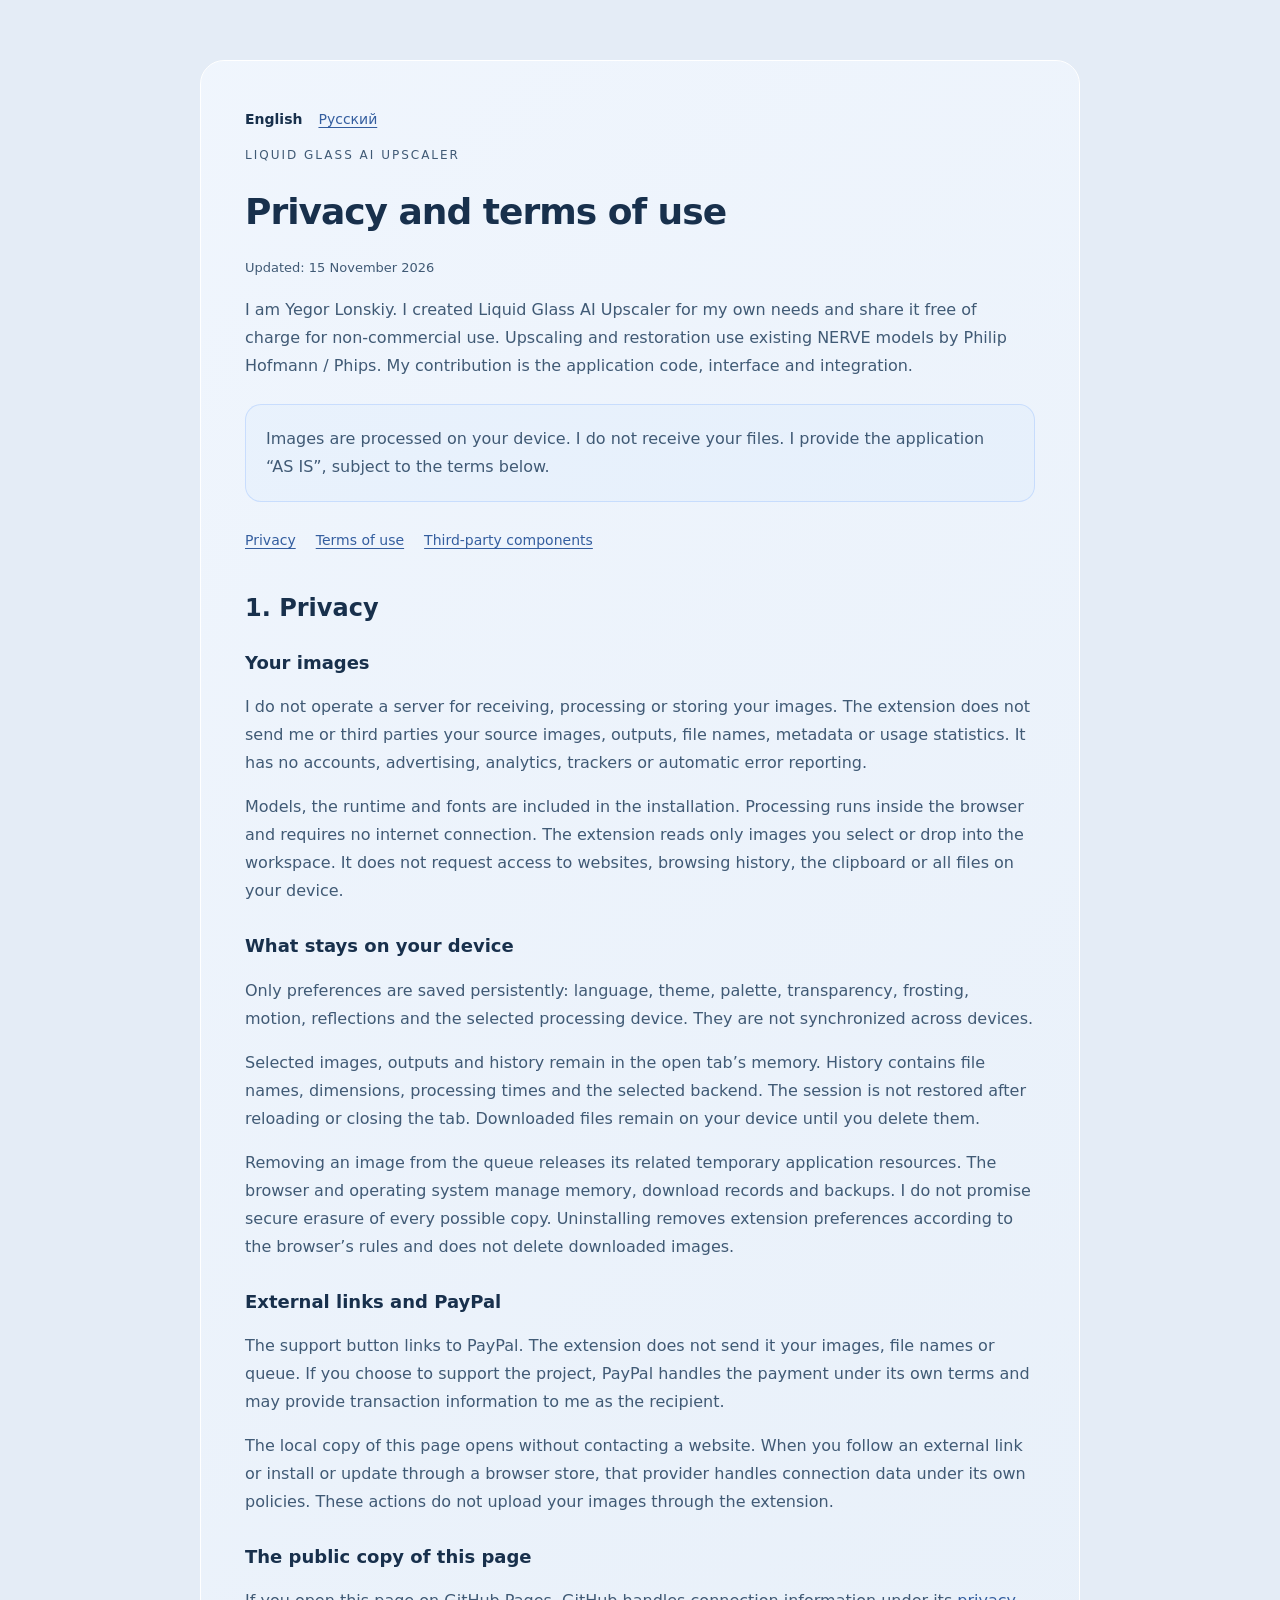
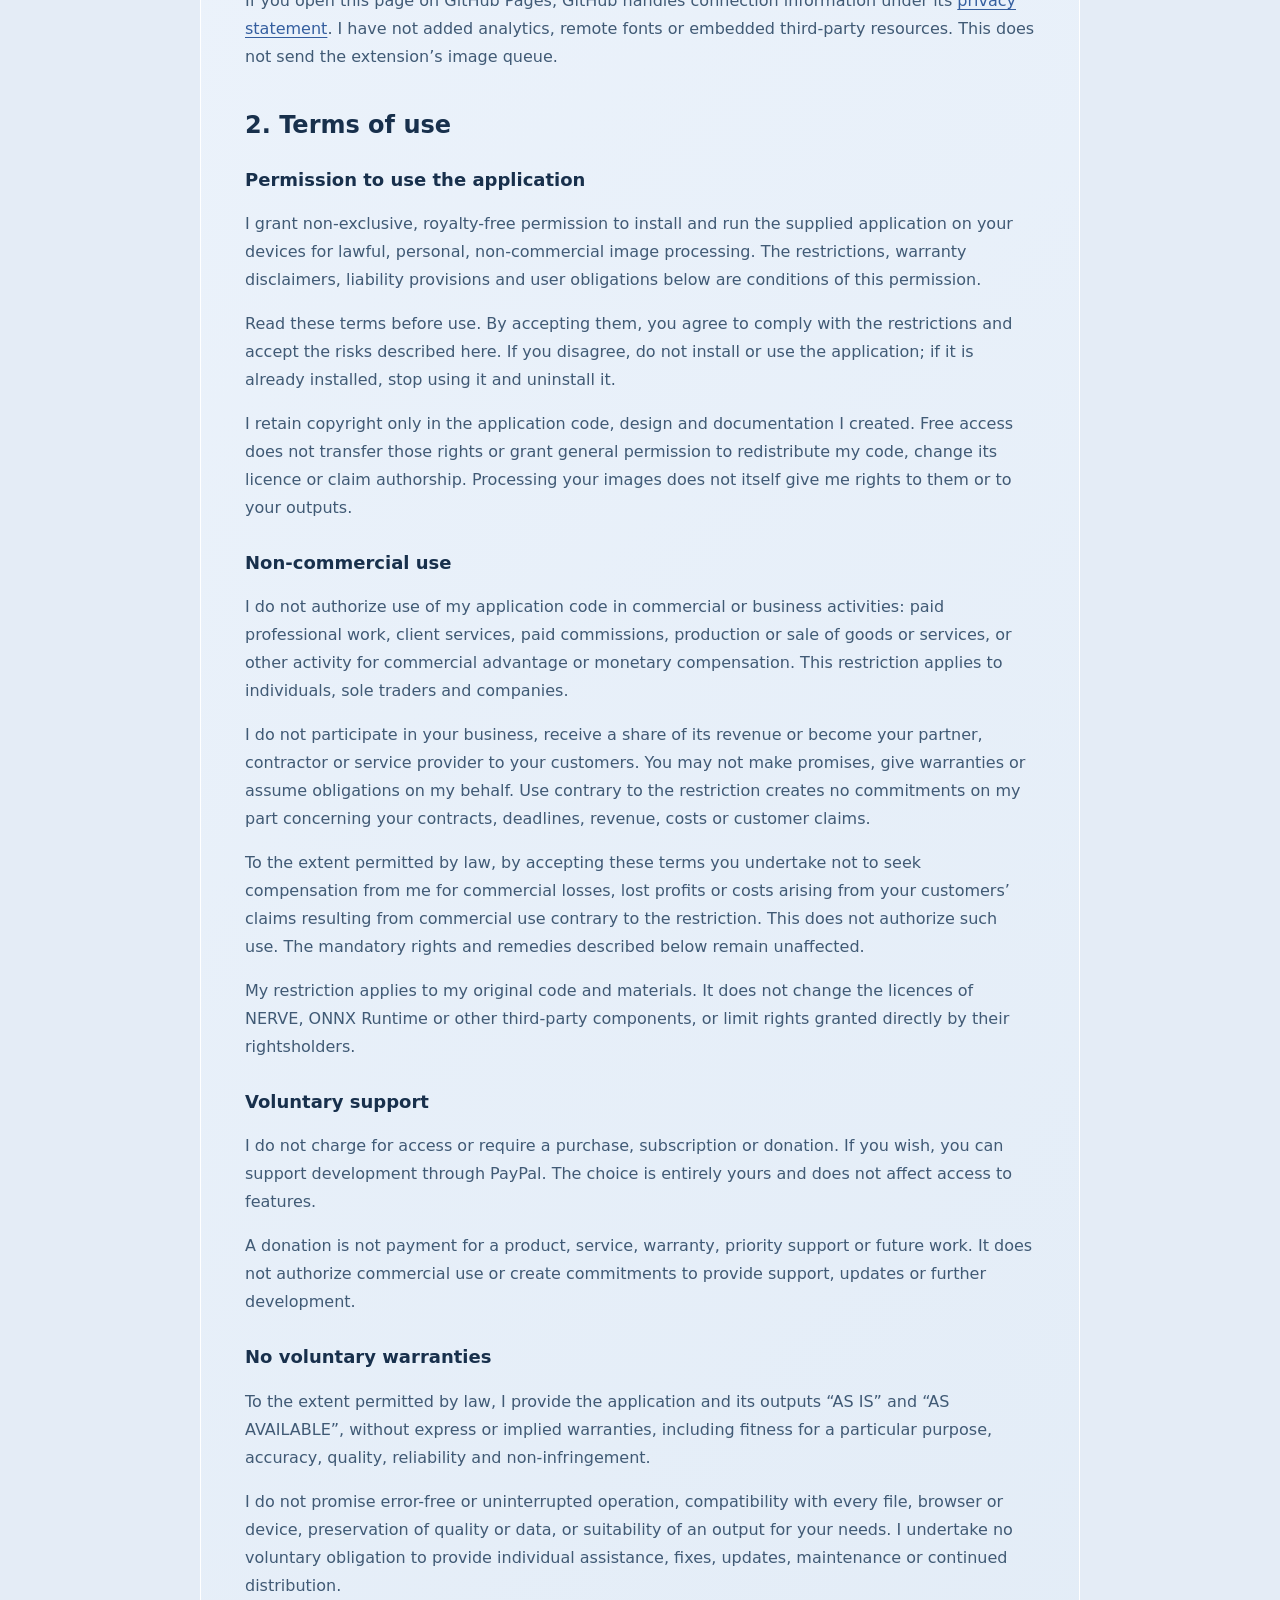
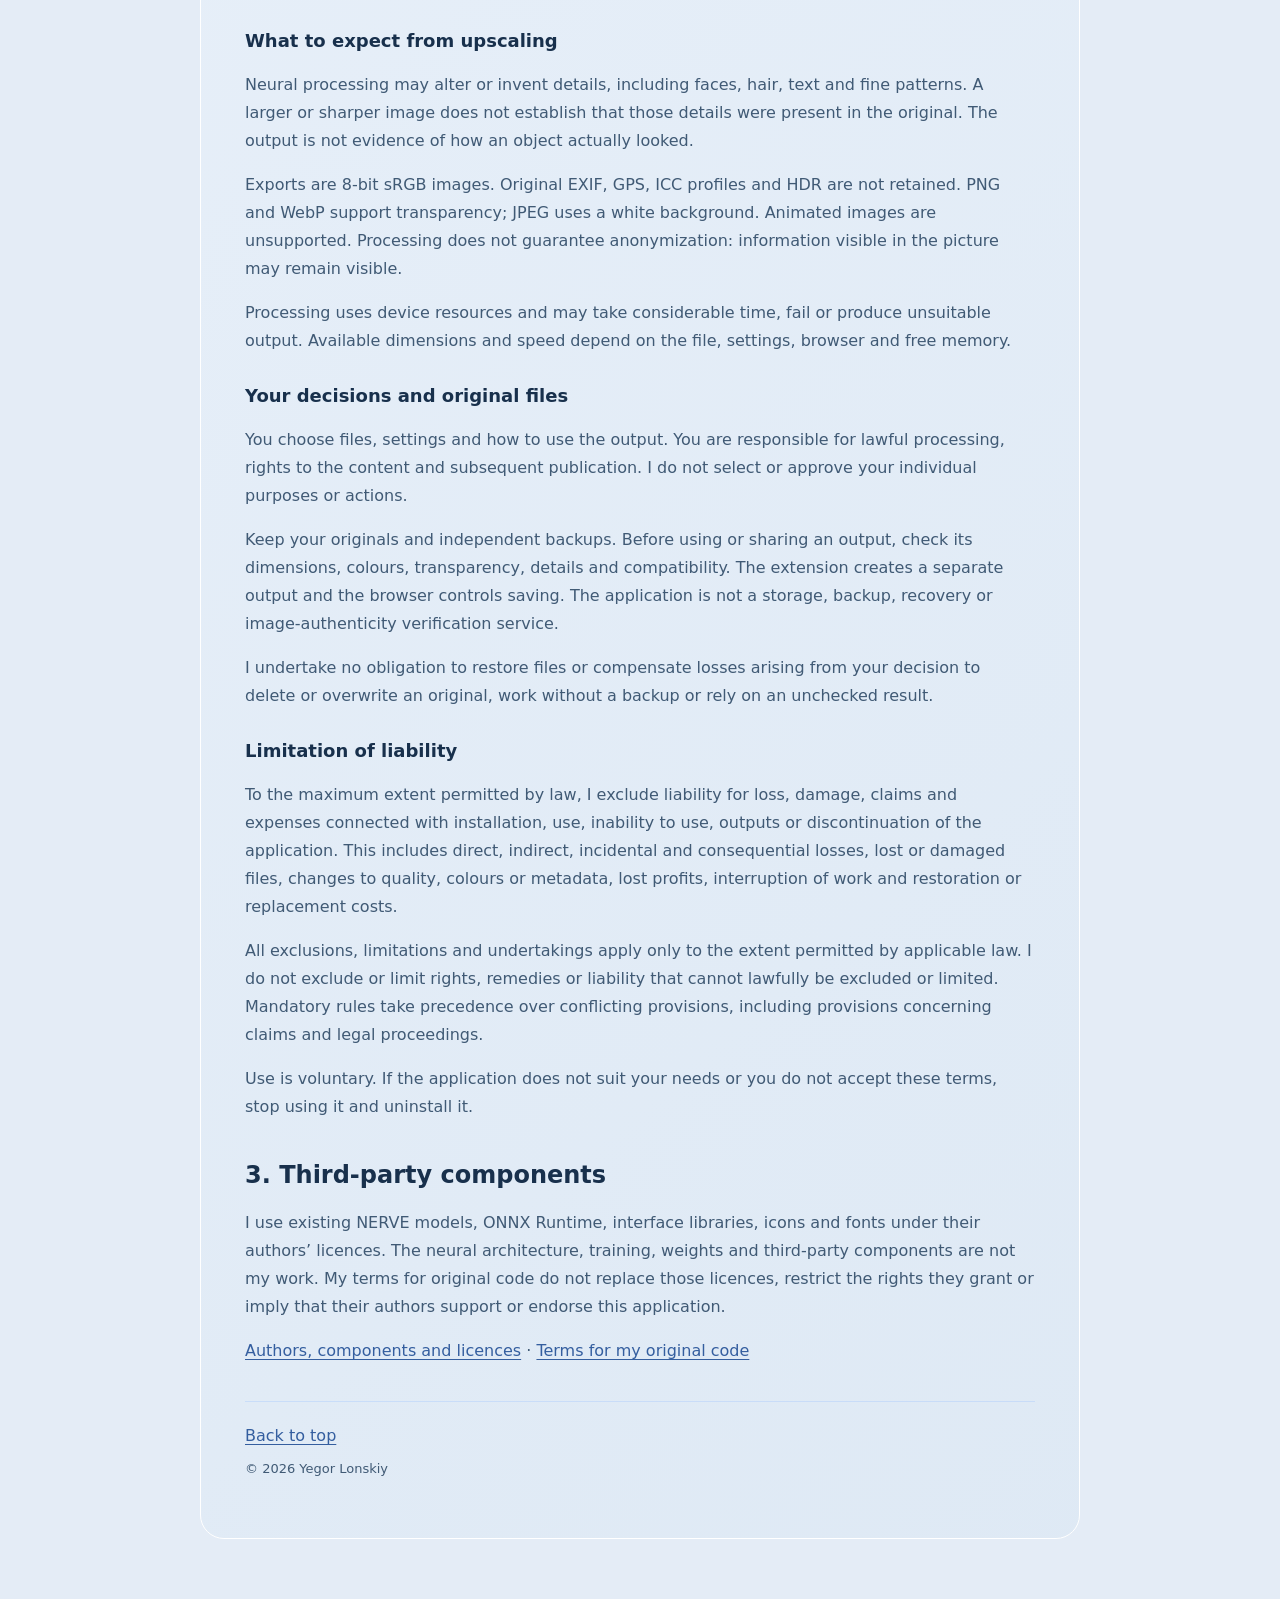
<file: index.html>
<!doctype html>
<!-- Автор собственного кода и текста страницы: Yegor Lonskiy. Сторонние компоненты сохраняют своё авторство. -->
<html lang="en"><head><meta charset="utf-8"><meta name="viewport" content="width=device-width,initial-scale=1"><meta name="author" content="Yegor Lonskiy"><meta name="referrer" content="no-referrer"><link rel="stylesheet" href="document.css"><title>Privacy and terms of use — Liquid Glass AI Upscaler</title></head>
<body id="top"><main><nav aria-label="Page language"><strong>English</strong><a href="privacy.html" lang="ru">Русский</a></nav><p class="eyebrow">LIQUID GLASS AI UPSCALER</p><h1>Privacy and terms of use</h1><p class="document-date">Updated: 15 November 2026</p><p>I am Yegor Lonskiy. I created Liquid Glass AI Upscaler for my own needs and share it free of charge for non-commercial use. Upscaling and restoration use existing NERVE models by Philip Hofmann / Phips. My contribution is the application code, interface and integration.</p><div class="document-summary"><p>Images are processed on your device. I do not receive your files. I provide the application “AS IS”, subject to the terms below.</p></div><nav class="document-toc" aria-label="Sections"><a href="#privacy">Privacy</a><a href="#terms">Terms of use</a><a href="#third-party">Third-party components</a></nav>
<section id="privacy"><h2>1. Privacy</h2><h3>Your images</h3>
<p>I do not operate a server for receiving, processing or storing your images. The extension does not send me or third parties your source images, outputs, file names, metadata or usage statistics. It has no accounts, advertising, analytics, trackers or automatic error reporting.</p>
<p>Models, the runtime and fonts are included in the installation. Processing runs inside the browser and requires no internet connection. The extension reads only images you select or drop into the workspace. It does not request access to websites, browsing history, the clipboard or all files on your device.</p>
<h3>What stays on your device</h3>
<p>Only preferences are saved persistently: language, theme, palette, transparency, frosting, motion, reflections and the selected processing device. They are not synchronized across devices.</p>
<p>Selected images, outputs and history remain in the open tab’s memory. History contains file names, dimensions, processing times and the selected backend. The session is not restored after reloading or closing the tab. Downloaded files remain on your device until you delete them.</p>
<p>Removing an image from the queue releases its related temporary application resources. The browser and operating system manage memory, download records and backups. I do not promise secure erasure of every possible copy. Uninstalling removes extension preferences according to the browser’s rules and does not delete downloaded images.</p>
<h3>External links and PayPal</h3>
<p>The support button links to PayPal. The extension does not send it your images, file names or queue. If you choose to support the project, PayPal handles the payment under its own terms and may provide transaction information to me as the recipient.</p>
<p>The local copy of this page opens without contacting a website. When you follow an external link or install or update through a browser store, that provider handles connection data under its own policies. These actions do not upload your images through the extension.</p><h3>The public copy of this page</h3><p>If you open this page on GitHub Pages, GitHub handles connection information under its <a href="https://docs.github.com/en/site-policy/privacy-policies/github-general-privacy-statement" rel="noreferrer">privacy statement</a>. I have not added analytics, remote fonts or embedded third-party resources. This does not send the extension’s image queue.</p></section>
<section id="terms"><h2>2. Terms of use</h2><h3>Permission to use the application</h3>
<p>I grant non-exclusive, royalty-free permission to install and run the supplied application on your devices for lawful, personal, non-commercial image processing. The restrictions, warranty disclaimers, liability provisions and user obligations below are conditions of this permission.</p>
<p>Read these terms before use. By accepting them, you agree to comply with the restrictions and accept the risks described here. If you disagree, do not install or use the application; if it is already installed, stop using it and uninstall it.</p>
<p>I retain copyright only in the application code, design and documentation I created. Free access does not transfer those rights or grant general permission to redistribute my code, change its licence or claim authorship. Processing your images does not itself give me rights to them or to your outputs.</p>
<h3>Non-commercial use</h3>
<p>I do not authorize use of my application code in commercial or business activities: paid professional work, client services, paid commissions, production or sale of goods or services, or other activity for commercial advantage or monetary compensation. This restriction applies to individuals, sole traders and companies.</p>
<p>I do not participate in your business, receive a share of its revenue or become your partner, contractor or service provider to your customers. You may not make promises, give warranties or assume obligations on my behalf. Use contrary to the restriction creates no commitments on my part concerning your contracts, deadlines, revenue, costs or customer claims.</p>
<p>To the extent permitted by law, by accepting these terms you undertake not to seek compensation from me for commercial losses, lost profits or costs arising from your customers’ claims resulting from commercial use contrary to the restriction. This does not authorize such use. The mandatory rights and remedies described below remain unaffected.</p>
<p>My restriction applies to my original code and materials. It does not change the licences of NERVE, ONNX Runtime or other third-party components, or limit rights granted directly by their rightsholders.</p>
<h3>Voluntary support</h3>
<p>I do not charge for access or require a purchase, subscription or donation. If you wish, you can support development through PayPal. The choice is entirely yours and does not affect access to features.</p>
<p>A donation is not payment for a product, service, warranty, priority support or future work. It does not authorize commercial use or create commitments to provide support, updates or further development.</p>
<h3>No voluntary warranties</h3>
<p>To the extent permitted by law, I provide the application and its outputs “AS IS” and “AS AVAILABLE”, without express or implied warranties, including fitness for a particular purpose, accuracy, quality, reliability and non-infringement.</p>
<p>I do not promise error-free or uninterrupted operation, compatibility with every file, browser or device, preservation of quality or data, or suitability of an output for your needs. I undertake no voluntary obligation to provide individual assistance, fixes, updates, maintenance or continued distribution.</p>
<h3>What to expect from upscaling</h3>
<p>Neural processing may alter or invent details, including faces, hair, text and fine patterns. A larger or sharper image does not establish that those details were present in the original. The output is not evidence of how an object actually looked.</p>
<p>Exports are 8-bit sRGB images. Original EXIF, GPS, ICC profiles and HDR are not retained. PNG and WebP support transparency; JPEG uses a white background. Animated images are unsupported. Processing does not guarantee anonymization: information visible in the picture may remain visible.</p>
<p>Processing uses device resources and may take considerable time, fail or produce unsuitable output. Available dimensions and speed depend on the file, settings, browser and free memory.</p>
<h3>Your decisions and original files</h3>
<p>You choose files, settings and how to use the output. You are responsible for lawful processing, rights to the content and subsequent publication. I do not select or approve your individual purposes or actions.</p>
<p>Keep your originals and independent backups. Before using or sharing an output, check its dimensions, colours, transparency, details and compatibility. The extension creates a separate output and the browser controls saving. The application is not a storage, backup, recovery or image-authenticity verification service.</p>
<p>I undertake no obligation to restore files or compensate losses arising from your decision to delete or overwrite an original, work without a backup or rely on an unchecked result.</p>
<h3>Limitation of liability</h3>
<p>To the maximum extent permitted by law, I exclude liability for loss, damage, claims and expenses connected with installation, use, inability to use, outputs or discontinuation of the application. This includes direct, indirect, incidental and consequential losses, lost or damaged files, changes to quality, colours or metadata, lost profits, interruption of work and restoration or replacement costs.</p>
<p>All exclusions, limitations and undertakings apply only to the extent permitted by applicable law. I do not exclude or limit rights, remedies or liability that cannot lawfully be excluded or limited. Mandatory rules take precedence over conflicting provisions, including provisions concerning claims and legal proceedings.</p>
<p>Use is voluntary. If the application does not suit your needs or you do not accept these terms, stop using it and uninstall it.</p></section>
<section id="third-party"><h2>3. Third-party components</h2><p>I use existing NERVE models, ONNX Runtime, interface libraries, icons and fonts under their authors’ licences. The neural architecture, training, weights and third-party components are not my work. My terms for original code do not replace those licences, restrict the rights they grant or imply that their authors support or endorse this application.</p><p><a href="components.en.html">Authors, components and licences</a> · <a href="application-LICENSE.txt">Terms for my original code</a></p></section><footer><a href="#top">Back to top</a><p>© 2026 Yegor Lonskiy</p></footer></main><script type="module" src="document-page.js"></script></body></html>
</file>
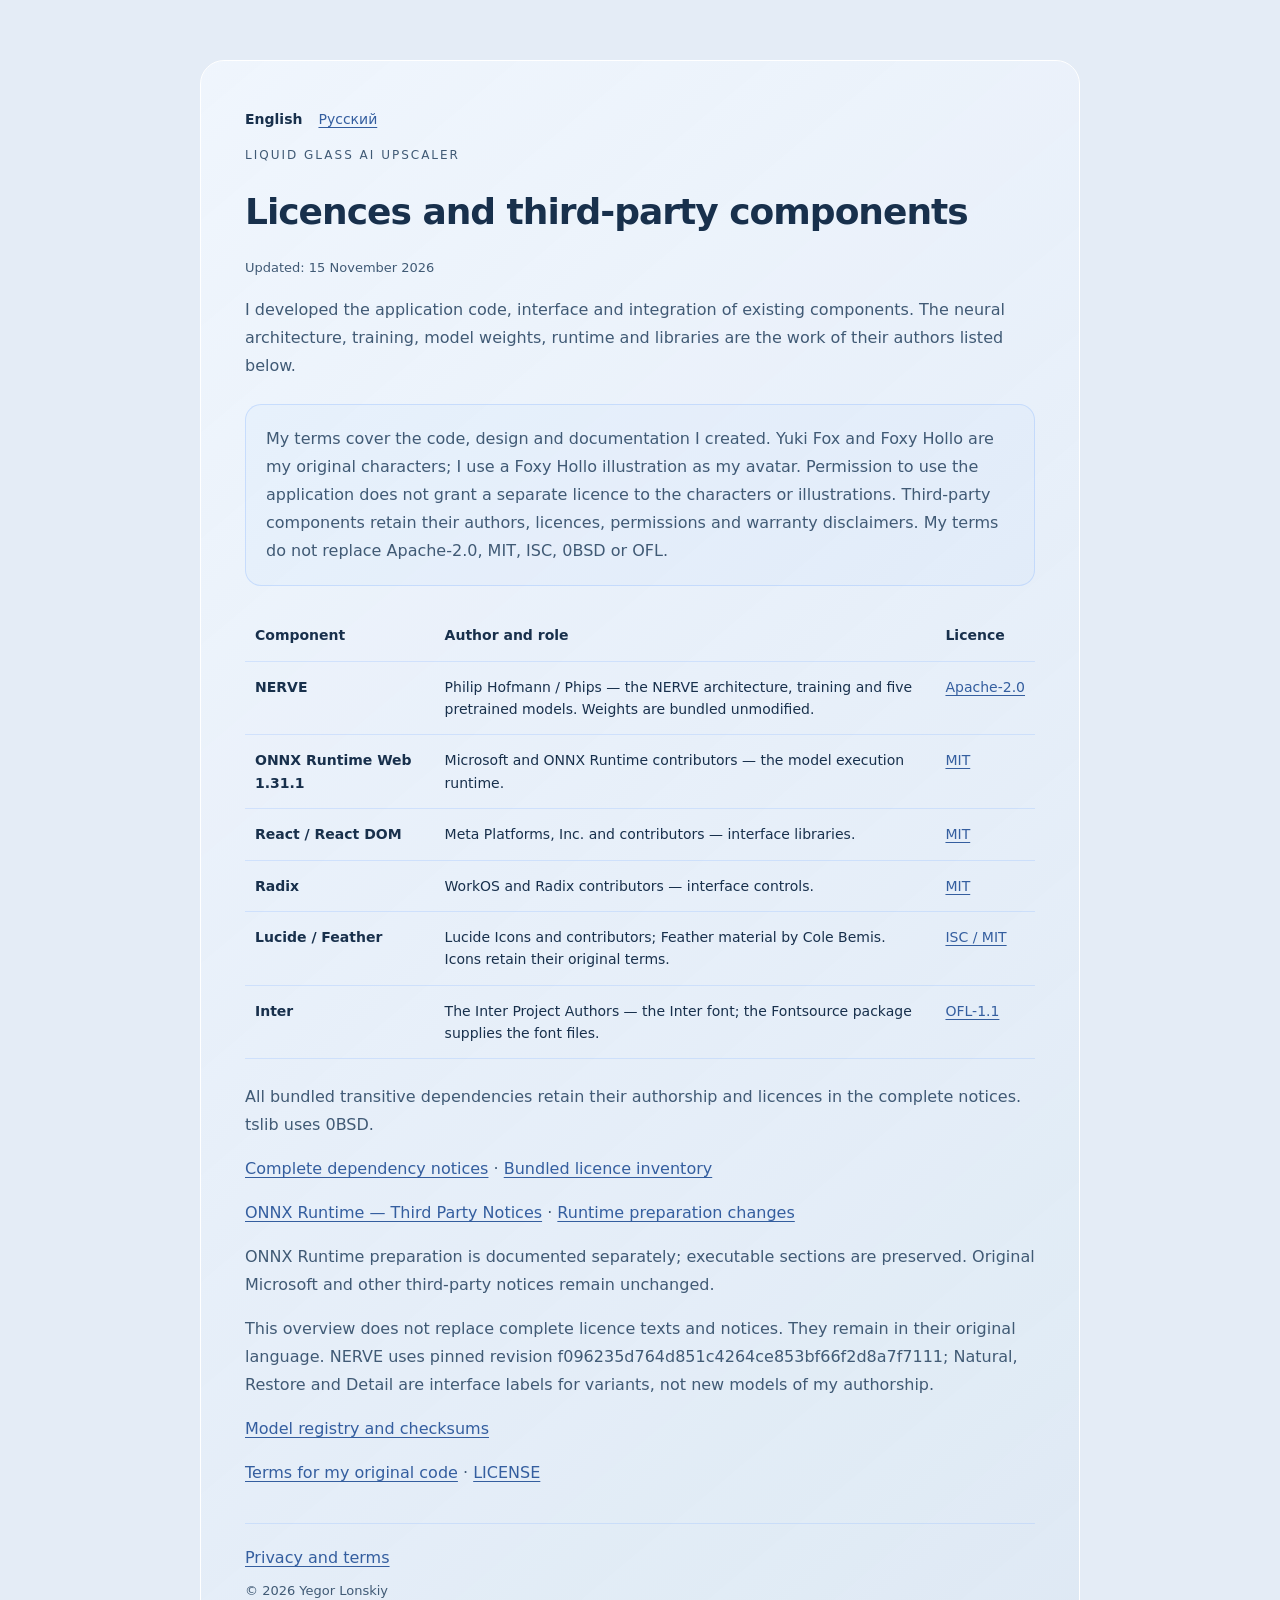
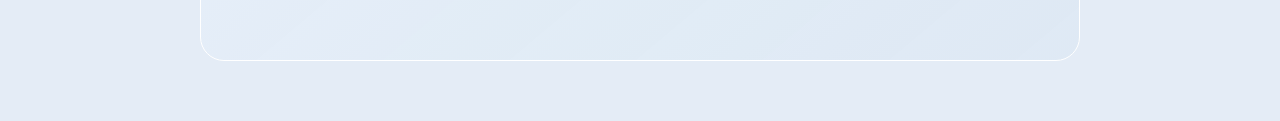
<file: components.en.html>
<!doctype html>
<!-- Автор собственного кода и текста страницы: Yegor Lonskiy. Сторонние компоненты сохраняют своё авторство. -->
<html lang="en"><head><meta charset="utf-8"><meta name="viewport" content="width=device-width,initial-scale=1"><meta name="author" content="Yegor Lonskiy"><meta name="referrer" content="no-referrer"><link rel="stylesheet" href="document.css"><title>Licences and third-party components — Liquid Glass AI Upscaler</title></head>
<body><main><nav aria-label="Page language"><strong>English</strong><a href="components.ru.html" lang="ru">Русский</a></nav><p class="eyebrow">LIQUID GLASS AI UPSCALER</p><h1>Licences and third-party components</h1><p class="document-date">Updated: 15 November 2026</p><p>I developed the application code, interface and integration of existing components. The neural architecture, training, model weights, runtime and libraries are the work of their authors listed below.</p><div class="document-summary"><p>My terms cover the code, design and documentation I created. Yuki Fox and Foxy Hollo are my original characters; I use a Foxy Hollo illustration as my avatar. Permission to use the application does not grant a separate licence to the characters or illustrations. Third-party components retain their authors, licences, permissions and warranty disclaimers. My terms do not replace Apache-2.0, MIT, ISC, 0BSD or OFL.</p></div><div class="document-table"><table><thead><tr><th scope="col">Component</th><th scope="col">Author and role</th><th scope="col">Licence</th></tr></thead><tbody><tr><th scope="row">NERVE</th><td>Philip Hofmann / Phips — the NERVE architecture, training and five pretrained models. Weights are bundled unmodified.</td><td><a href="NERVE-Apache-2.0.txt">Apache-2.0</a></td></tr><tr><th scope="row">ONNX Runtime Web 1.31.1</th><td>Microsoft and ONNX Runtime contributors — the model execution runtime.</td><td><a href="onnxruntime-web-LICENSE.txt">MIT</a></td></tr><tr><th scope="row">React / React DOM</th><td>Meta Platforms, Inc. and contributors — interface libraries.</td><td><a href="react-LICENSE.txt">MIT</a></td></tr><tr><th scope="row">Radix</th><td>WorkOS and Radix contributors — interface controls.</td><td><a href="radix-ui-react-dialog-LICENSE.txt">MIT</a></td></tr><tr><th scope="row">Lucide / Feather</th><td>Lucide Icons and contributors; Feather material by Cole Bemis. Icons retain their original terms.</td><td><a href="lucide-react-LICENSE.txt">ISC / MIT</a></td></tr><tr><th scope="row">Inter</th><td>The Inter Project Authors — the Inter font; the Fontsource package supplies the font files.</td><td><a href="fontsource-variable-inter-LICENSE.txt">OFL-1.1</a></td></tr></tbody></table></div><p>All bundled transitive dependencies retain their authorship and licences in the complete notices. tslib uses 0BSD.</p><p><a href="THIRD-PARTY-NOTICES.txt">Complete dependency notices</a> · <a href="license-inventory.json">Bundled licence inventory</a></p><p><a href="onnxruntime-ThirdPartyNotices.txt">ONNX Runtime — Third Party Notices</a> · <a href="runtime-preparation.json">Runtime preparation changes</a></p><p>ONNX Runtime preparation is documented separately; executable sections are preserved. Original Microsoft and other third-party notices remain unchanged.</p><p>This overview does not replace complete licence texts and notices. They remain in their original language. NERVE uses pinned revision f096235d764d851c4264ce853bf66f2d8a7f7111; Natural, Restore and Detail are interface labels for variants, not new models of my authorship.</p><p><a href="model-registry.json">Model registry and checksums</a></p><p><a href="privacy.en.html#terms">Terms for my original code</a> · <a href="application-LICENSE.txt">LICENSE</a></p><footer><a href="index.html">Privacy and terms</a><p>© 2026 Yegor Lonskiy</p></footer></main><script type="module" src="document-page.js"></script></body></html>
</file>
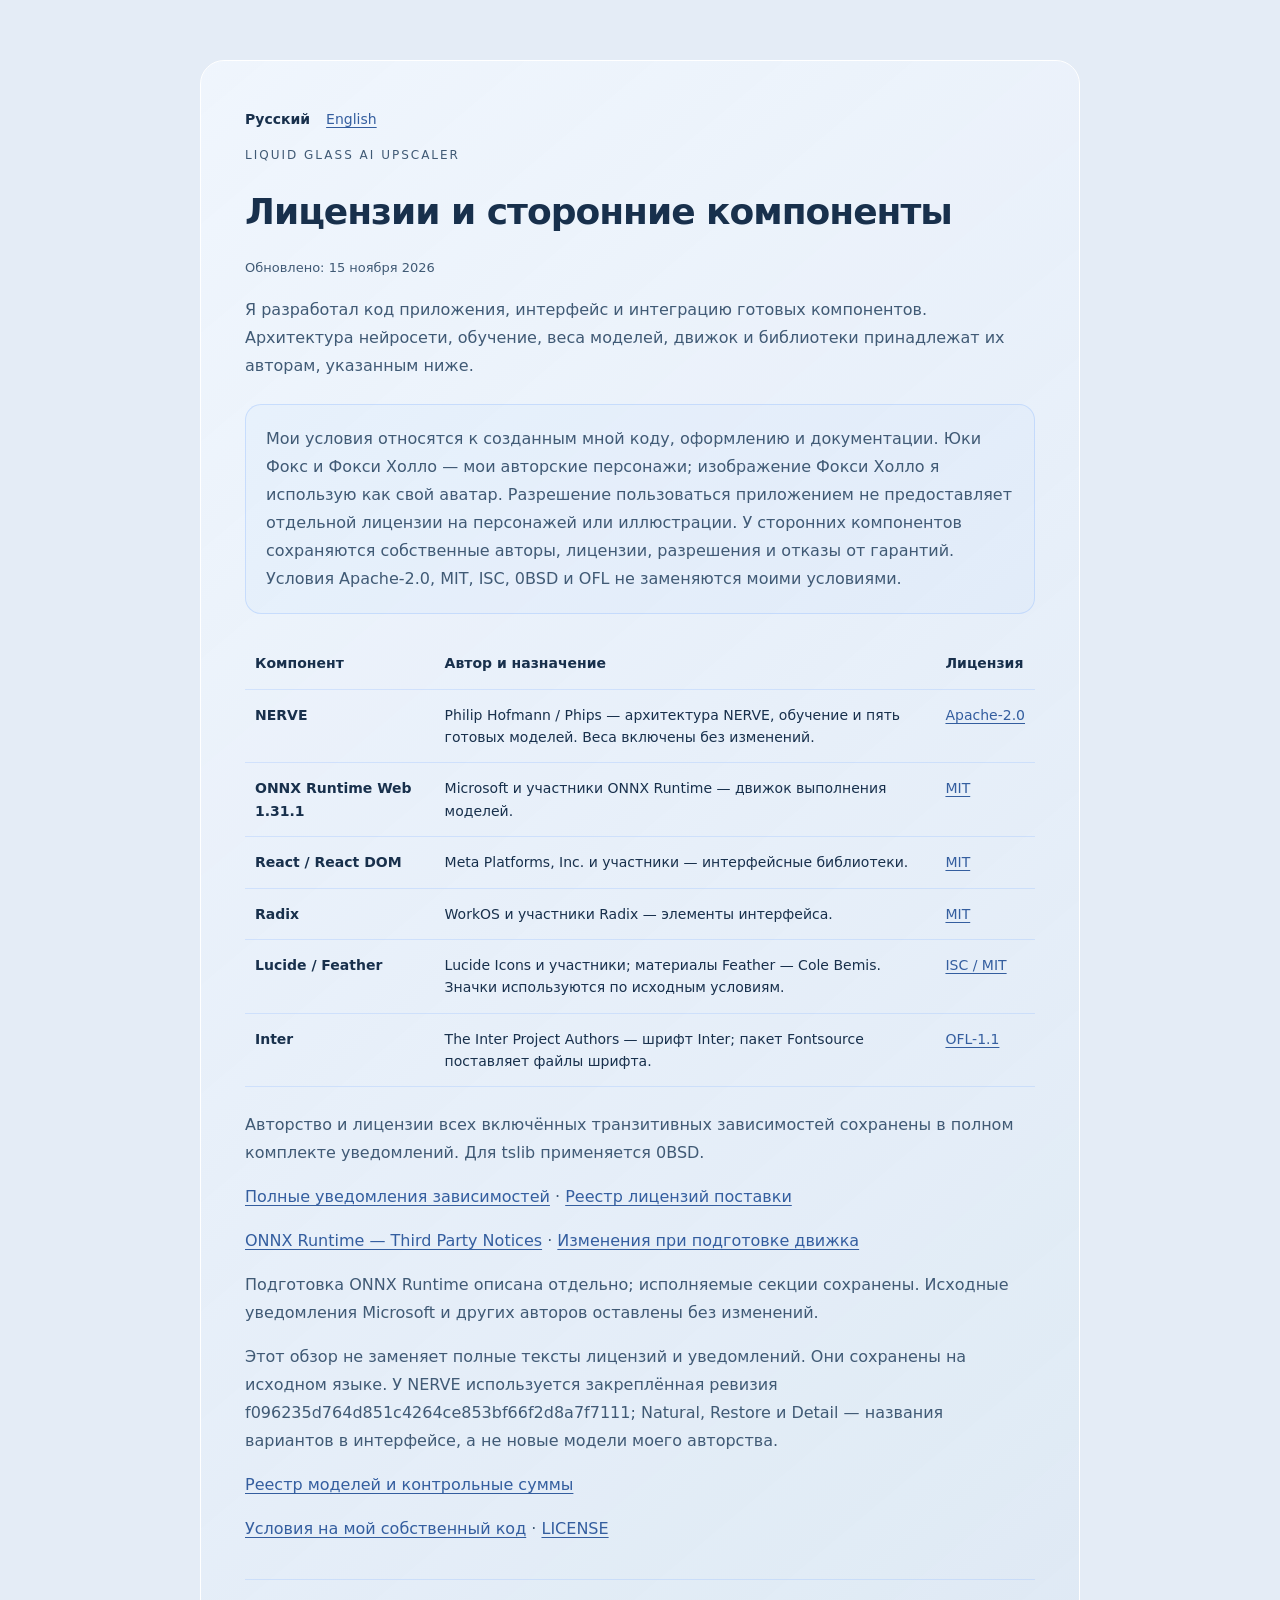
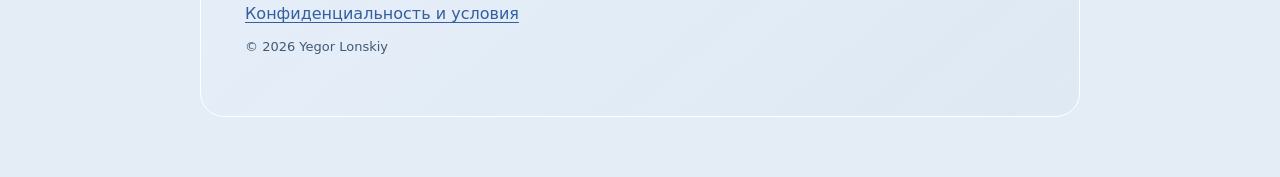
<file: components.ru.html>
<!doctype html>
<!-- Автор собственного кода и текста страницы: Yegor Lonskiy. Сторонние компоненты сохраняют своё авторство. -->
<html lang="ru"><head><meta charset="utf-8"><meta name="viewport" content="width=device-width,initial-scale=1"><meta name="author" content="Yegor Lonskiy"><meta name="referrer" content="no-referrer"><link rel="stylesheet" href="document.css"><title>Лицензии и сторонние компоненты — Liquid Glass AI Upscaler</title></head>
<body><main><nav aria-label="Язык страницы"><strong>Русский</strong><a href="components.en.html" lang="en">English</a></nav><p class="eyebrow">LIQUID GLASS AI UPSCALER</p><h1>Лицензии и сторонние компоненты</h1><p class="document-date">Обновлено: 15 ноября 2026</p><p>Я разработал код приложения, интерфейс и интеграцию готовых компонентов. Архитектура нейросети, обучение, веса моделей, движок и библиотеки принадлежат их авторам, указанным ниже.</p><div class="document-summary"><p>Мои условия относятся к созданным мной коду, оформлению и документации. Юки Фокс и Фокси Холло — мои авторские персонажи; изображение Фокси Холло я использую как свой аватар. Разрешение пользоваться приложением не предоставляет отдельной лицензии на персонажей или иллюстрации. У сторонних компонентов сохраняются собственные авторы, лицензии, разрешения и отказы от гарантий. Условия Apache-2.0, MIT, ISC, 0BSD и OFL не заменяются моими условиями.</p></div><div class="document-table"><table><thead><tr><th scope="col">Компонент</th><th scope="col">Автор и назначение</th><th scope="col">Лицензия</th></tr></thead><tbody><tr><th scope="row">NERVE</th><td>Philip Hofmann / Phips — архитектура NERVE, обучение и пять готовых моделей. Веса включены без изменений.</td><td><a href="NERVE-Apache-2.0.txt">Apache-2.0</a></td></tr><tr><th scope="row">ONNX Runtime Web 1.31.1</th><td>Microsoft и участники ONNX Runtime — движок выполнения моделей.</td><td><a href="onnxruntime-web-LICENSE.txt">MIT</a></td></tr><tr><th scope="row">React / React DOM</th><td>Meta Platforms, Inc. и участники — интерфейсные библиотеки.</td><td><a href="react-LICENSE.txt">MIT</a></td></tr><tr><th scope="row">Radix</th><td>WorkOS и участники Radix — элементы интерфейса.</td><td><a href="radix-ui-react-dialog-LICENSE.txt">MIT</a></td></tr><tr><th scope="row">Lucide / Feather</th><td>Lucide Icons и участники; материалы Feather — Cole Bemis. Значки используются по исходным условиям.</td><td><a href="lucide-react-LICENSE.txt">ISC / MIT</a></td></tr><tr><th scope="row">Inter</th><td>The Inter Project Authors — шрифт Inter; пакет Fontsource поставляет файлы шрифта.</td><td><a href="fontsource-variable-inter-LICENSE.txt">OFL-1.1</a></td></tr></tbody></table></div><p>Авторство и лицензии всех включённых транзитивных зависимостей сохранены в полном комплекте уведомлений. Для tslib применяется 0BSD.</p><p><a href="THIRD-PARTY-NOTICES.txt">Полные уведомления зависимостей</a> · <a href="license-inventory.json">Реестр лицензий поставки</a></p><p><a href="onnxruntime-ThirdPartyNotices.txt">ONNX Runtime — Third Party Notices</a> · <a href="runtime-preparation.json">Изменения при подготовке движка</a></p><p>Подготовка ONNX Runtime описана отдельно; исполняемые секции сохранены. Исходные уведомления Microsoft и других авторов оставлены без изменений.</p><p>Этот обзор не заменяет полные тексты лицензий и уведомлений. Они сохранены на исходном языке. У NERVE используется закреплённая ревизия f096235d764d851c4264ce853bf66f2d8a7f7111; Natural, Restore и Detail — названия вариантов в интерфейсе, а не новые модели моего авторства.</p><p><a href="model-registry.json">Реестр моделей и контрольные суммы</a></p><p><a href="privacy.html#terms">Условия на мой собственный код</a> · <a href="application-LICENSE.txt">LICENSE</a></p><footer><a href="privacy.html">Конфиденциальность и условия</a><p>© 2026 Yegor Lonskiy</p></footer></main><script type="module" src="document-page.js"></script></body></html>
</file>
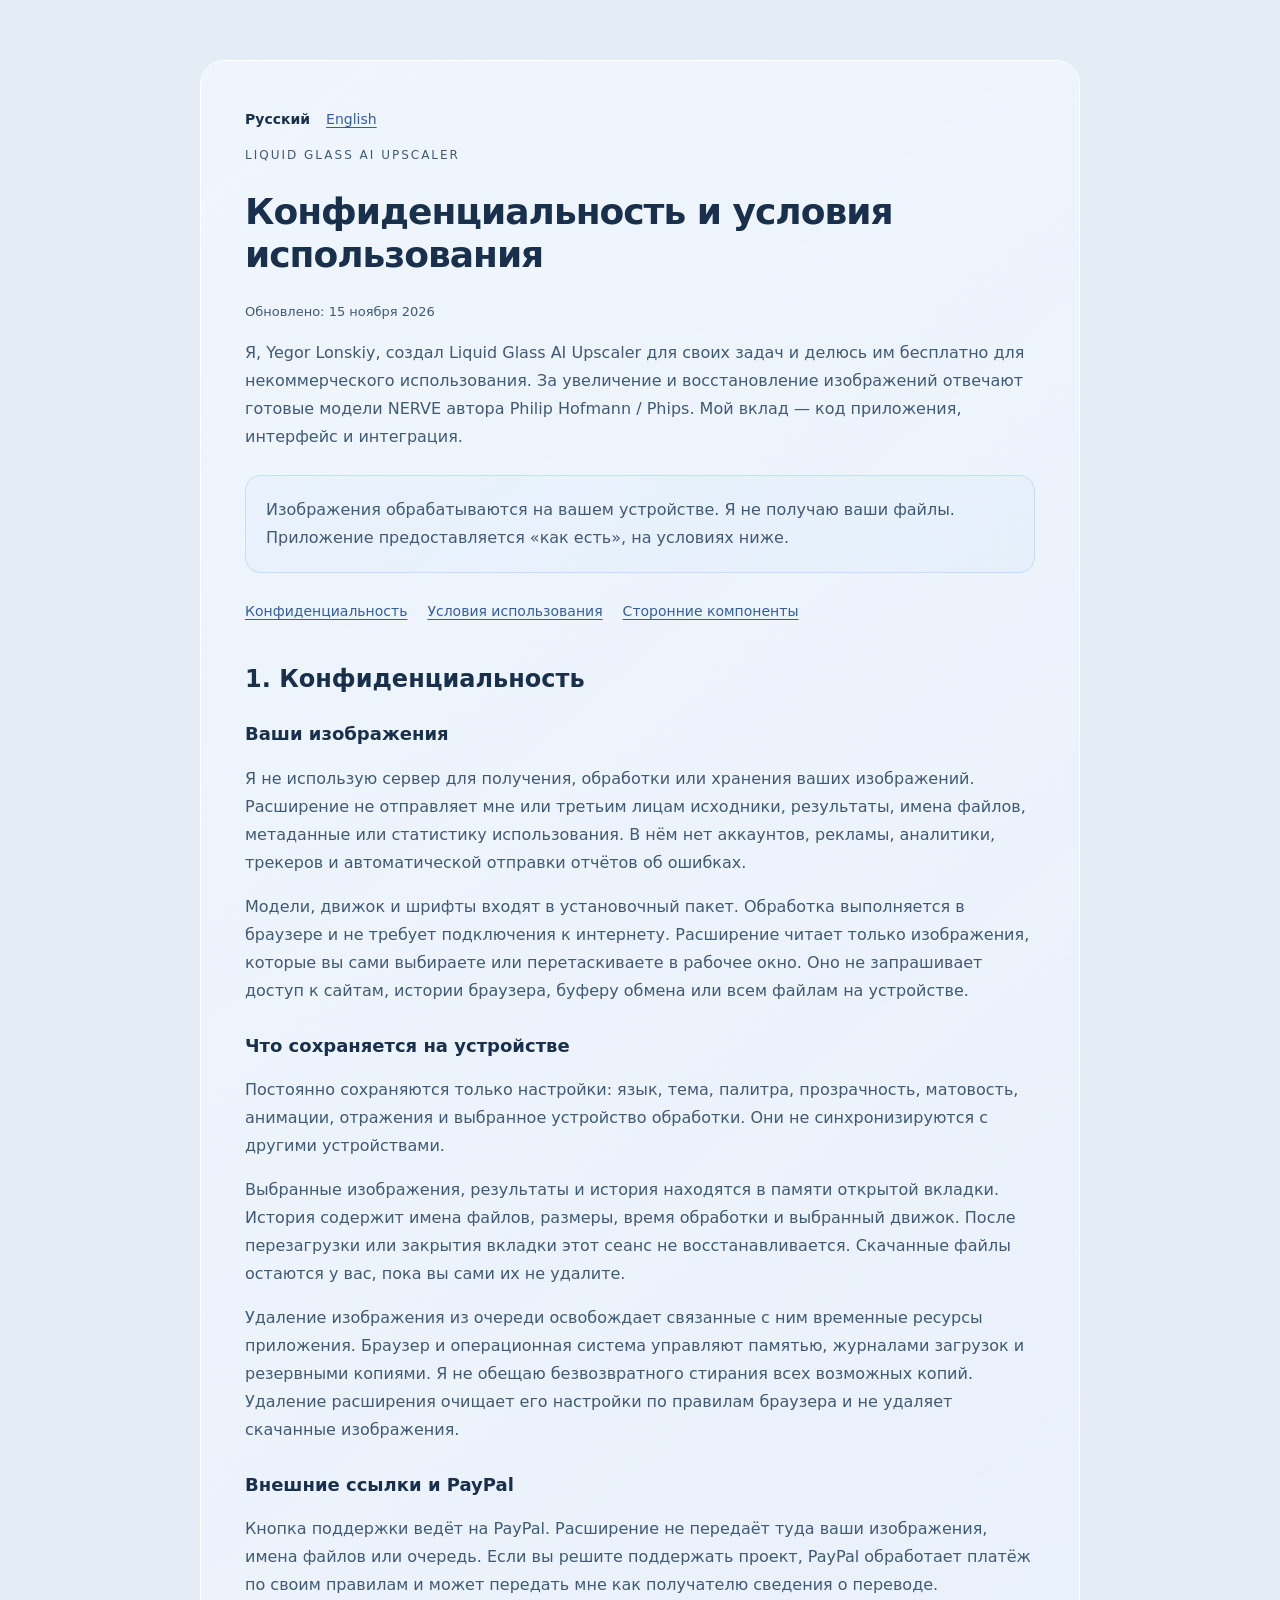
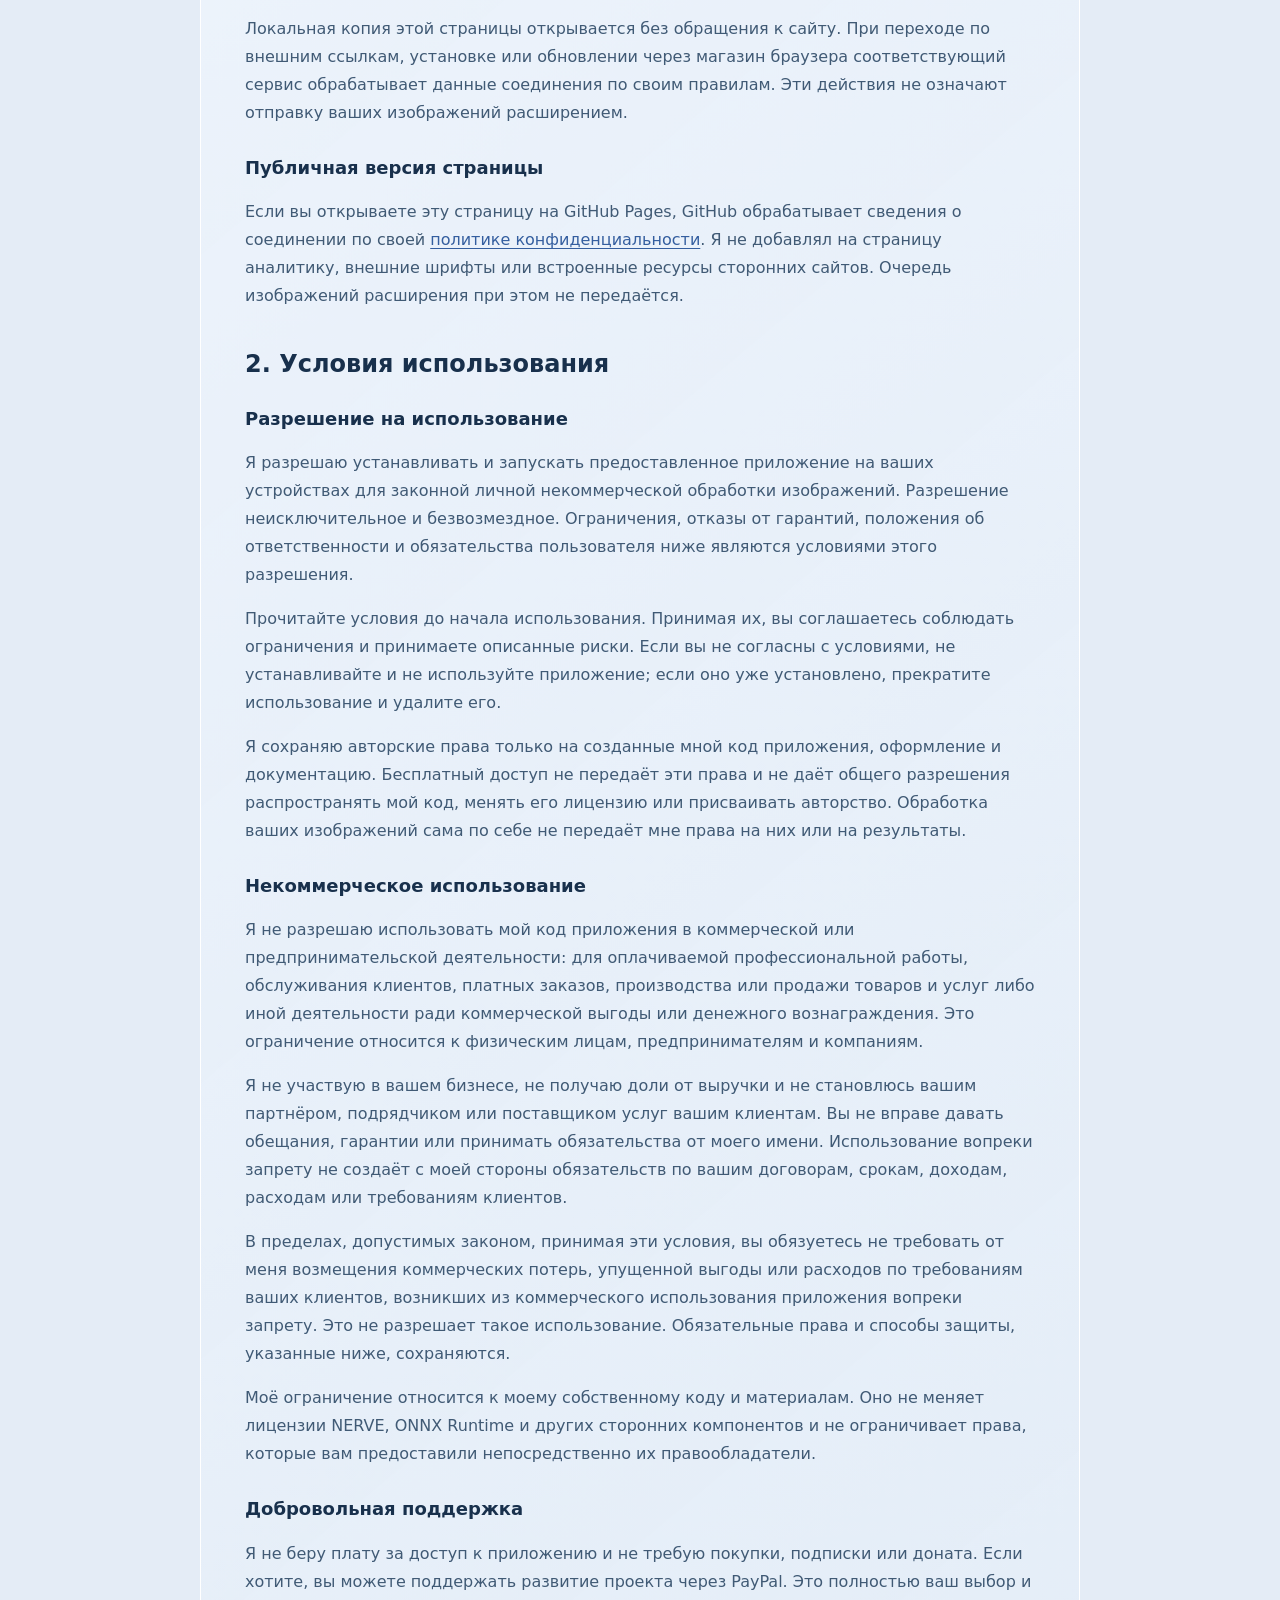
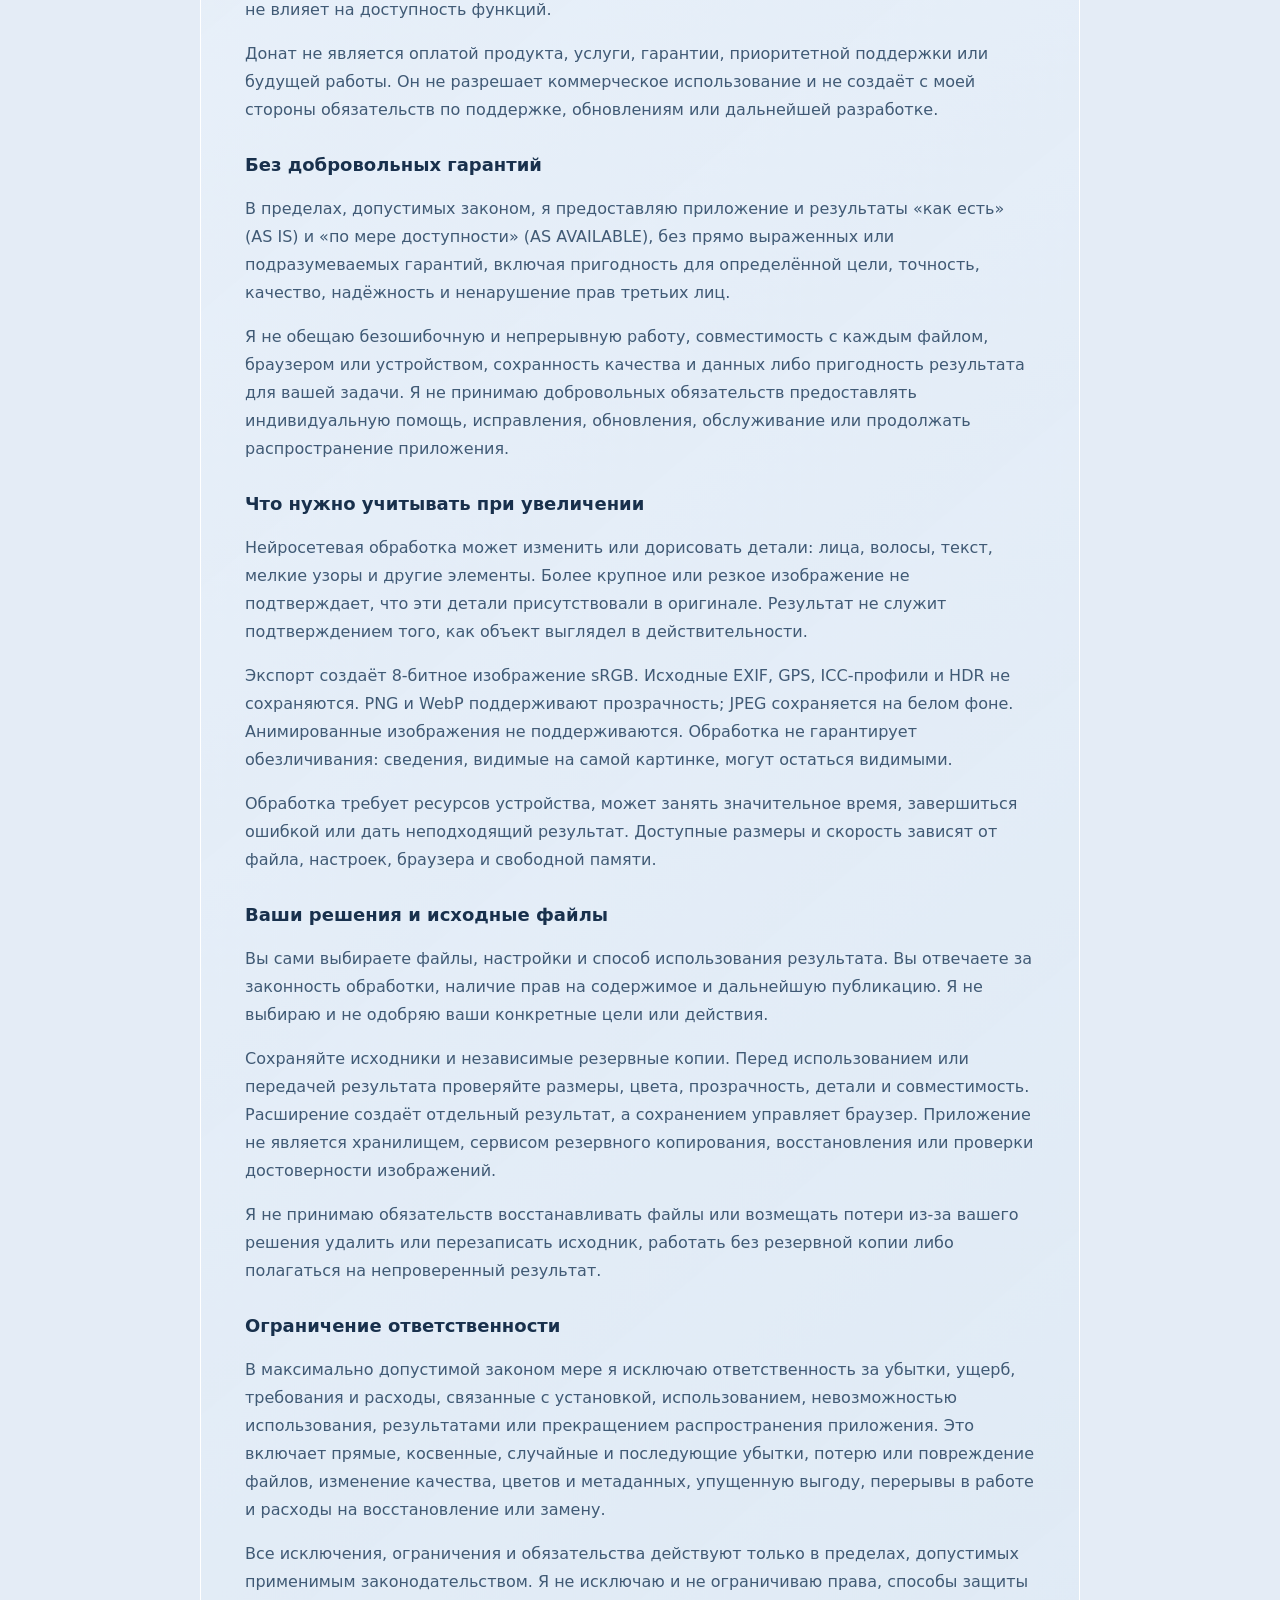
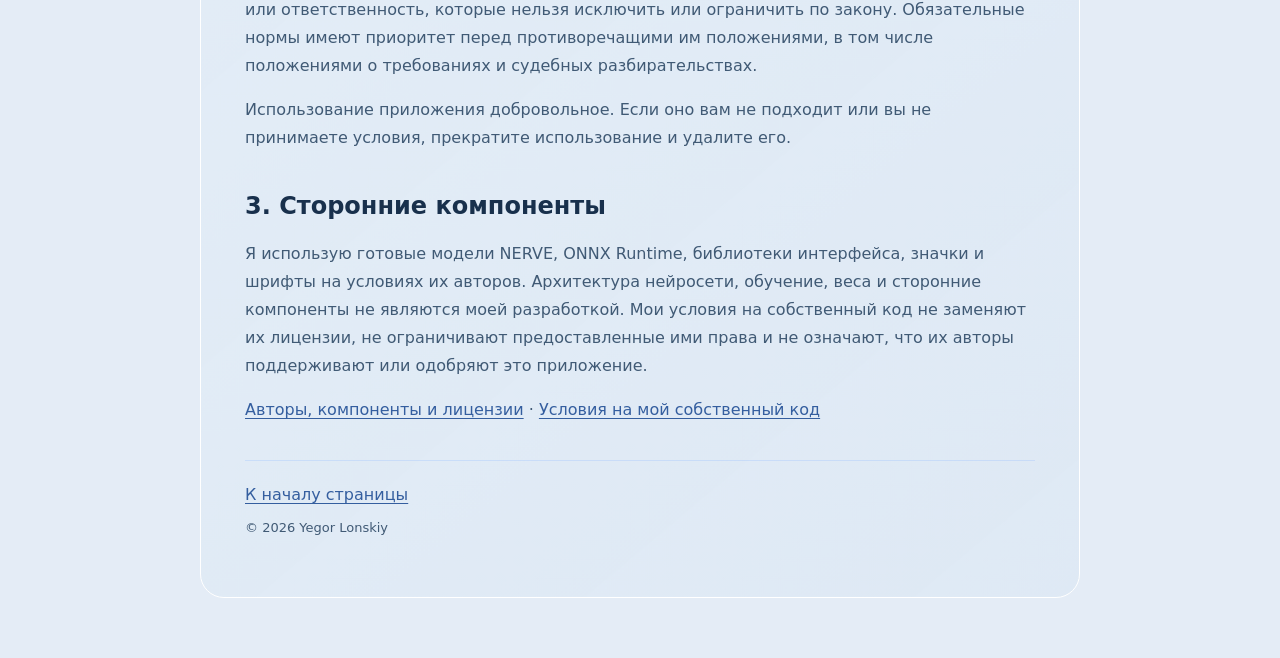
<file: privacy.html>
<!doctype html>
<!-- Автор собственного кода и текста страницы: Yegor Lonskiy. Сторонние компоненты сохраняют своё авторство. -->
<html lang="ru"><head><meta charset="utf-8"><meta name="viewport" content="width=device-width,initial-scale=1"><meta name="author" content="Yegor Lonskiy"><meta name="referrer" content="no-referrer"><link rel="stylesheet" href="document.css"><title>Конфиденциальность и условия использования — Liquid Glass AI Upscaler</title></head>
<body id="top"><main><nav aria-label="Язык страницы"><strong>Русский</strong><a href="privacy.en.html" lang="en">English</a></nav><p class="eyebrow">LIQUID GLASS AI UPSCALER</p><h1>Конфиденциальность и условия использования</h1><p class="document-date">Обновлено: 15 ноября 2026</p><p>Я, Yegor Lonskiy, создал Liquid Glass AI Upscaler для своих задач и делюсь им бесплатно для некоммерческого использования. За увеличение и восстановление изображений отвечают готовые модели NERVE автора Philip Hofmann / Phips. Мой вклад — код приложения, интерфейс и интеграция.</p><div class="document-summary"><p>Изображения обрабатываются на вашем устройстве. Я не получаю ваши файлы. Приложение предоставляется «как есть», на условиях ниже.</p></div><nav class="document-toc" aria-label="Разделы"><a href="#privacy">Конфиденциальность</a><a href="#terms">Условия использования</a><a href="#third-party">Сторонние компоненты</a></nav>
<section id="privacy"><h2>1. Конфиденциальность</h2><h3>Ваши изображения</h3>
<p>Я не использую сервер для получения, обработки или хранения ваших изображений. Расширение не отправляет мне или третьим лицам исходники, результаты, имена файлов, метаданные или статистику использования. В нём нет аккаунтов, рекламы, аналитики, трекеров и автоматической отправки отчётов об ошибках.</p>
<p>Модели, движок и шрифты входят в установочный пакет. Обработка выполняется в браузере и не требует подключения к интернету. Расширение читает только изображения, которые вы сами выбираете или перетаскиваете в рабочее окно. Оно не запрашивает доступ к сайтам, истории браузера, буферу обмена или всем файлам на устройстве.</p>
<h3>Что сохраняется на устройстве</h3>
<p>Постоянно сохраняются только настройки: язык, тема, палитра, прозрачность, матовость, анимации, отражения и выбранное устройство обработки. Они не синхронизируются с другими устройствами.</p>
<p>Выбранные изображения, результаты и история находятся в памяти открытой вкладки. История содержит имена файлов, размеры, время обработки и выбранный движок. После перезагрузки или закрытия вкладки этот сеанс не восстанавливается. Скачанные файлы остаются у вас, пока вы сами их не удалите.</p>
<p>Удаление изображения из очереди освобождает связанные с ним временные ресурсы приложения. Браузер и операционная система управляют памятью, журналами загрузок и резервными копиями. Я не обещаю безвозвратного стирания всех возможных копий. Удаление расширения очищает его настройки по правилам браузера и не удаляет скачанные изображения.</p>
<h3>Внешние ссылки и PayPal</h3>
<p>Кнопка поддержки ведёт на PayPal. Расширение не передаёт туда ваши изображения, имена файлов или очередь. Если вы решите поддержать проект, PayPal обработает платёж по своим правилам и может передать мне как получателю сведения о переводе.</p>
<p>Локальная копия этой страницы открывается без обращения к сайту. При переходе по внешним ссылкам, установке или обновлении через магазин браузера соответствующий сервис обрабатывает данные соединения по своим правилам. Эти действия не означают отправку ваших изображений расширением.</p><h3>Публичная версия страницы</h3><p>Если вы открываете эту страницу на GitHub Pages, GitHub обрабатывает сведения о соединении по своей <a href="https://docs.github.com/en/site-policy/privacy-policies/github-general-privacy-statement" rel="noreferrer">политике конфиденциальности</a>. Я не добавлял на страницу аналитику, внешние шрифты или встроенные ресурсы сторонних сайтов. Очередь изображений расширения при этом не передаётся.</p></section>
<section id="terms"><h2>2. Условия использования</h2><h3>Разрешение на использование</h3>
<p>Я разрешаю устанавливать и запускать предоставленное приложение на ваших устройствах для законной личной некоммерческой обработки изображений. Разрешение неисключительное и безвозмездное. Ограничения, отказы от гарантий, положения об ответственности и обязательства пользователя ниже являются условиями этого разрешения.</p>
<p>Прочитайте условия до начала использования. Принимая их, вы соглашаетесь соблюдать ограничения и принимаете описанные риски. Если вы не согласны с условиями, не устанавливайте и не используйте приложение; если оно уже установлено, прекратите использование и удалите его.</p>
<p>Я сохраняю авторские права только на созданные мной код приложения, оформление и документацию. Бесплатный доступ не передаёт эти права и не даёт общего разрешения распространять мой код, менять его лицензию или присваивать авторство. Обработка ваших изображений сама по себе не передаёт мне права на них или на результаты.</p>
<h3>Некоммерческое использование</h3>
<p>Я не разрешаю использовать мой код приложения в коммерческой или предпринимательской деятельности: для оплачиваемой профессиональной работы, обслуживания клиентов, платных заказов, производства или продажи товаров и услуг либо иной деятельности ради коммерческой выгоды или денежного вознаграждения. Это ограничение относится к физическим лицам, предпринимателям и компаниям.</p>
<p>Я не участвую в вашем бизнесе, не получаю доли от выручки и не становлюсь вашим партнёром, подрядчиком или поставщиком услуг вашим клиентам. Вы не вправе давать обещания, гарантии или принимать обязательства от моего имени. Использование вопреки запрету не создаёт с моей стороны обязательств по вашим договорам, срокам, доходам, расходам или требованиям клиентов.</p>
<p>В пределах, допустимых законом, принимая эти условия, вы обязуетесь не требовать от меня возмещения коммерческих потерь, упущенной выгоды или расходов по требованиям ваших клиентов, возникших из коммерческого использования приложения вопреки запрету. Это не разрешает такое использование. Обязательные права и способы защиты, указанные ниже, сохраняются.</p>
<p>Моё ограничение относится к моему собственному коду и материалам. Оно не меняет лицензии NERVE, ONNX Runtime и других сторонних компонентов и не ограничивает права, которые вам предоставили непосредственно их правообладатели.</p>
<h3>Добровольная поддержка</h3>
<p>Я не беру плату за доступ к приложению и не требую покупки, подписки или доната. Если хотите, вы можете поддержать развитие проекта через PayPal. Это полностью ваш выбор и не влияет на доступность функций.</p>
<p>Донат не является оплатой продукта, услуги, гарантии, приоритетной поддержки или будущей работы. Он не разрешает коммерческое использование и не создаёт с моей стороны обязательств по поддержке, обновлениям или дальнейшей разработке.</p>
<h3>Без добровольных гарантий</h3>
<p>В пределах, допустимых законом, я предоставляю приложение и результаты «как есть» (AS IS) и «по мере доступности» (AS AVAILABLE), без прямо выраженных или подразумеваемых гарантий, включая пригодность для определённой цели, точность, качество, надёжность и ненарушение прав третьих лиц.</p>
<p>Я не обещаю безошибочную и непрерывную работу, совместимость с каждым файлом, браузером или устройством, сохранность качества и данных либо пригодность результата для вашей задачи. Я не принимаю добровольных обязательств предоставлять индивидуальную помощь, исправления, обновления, обслуживание или продолжать распространение приложения.</p>
<h3>Что нужно учитывать при увеличении</h3>
<p>Нейросетевая обработка может изменить или дорисовать детали: лица, волосы, текст, мелкие узоры и другие элементы. Более крупное или резкое изображение не подтверждает, что эти детали присутствовали в оригинале. Результат не служит подтверждением того, как объект выглядел в действительности.</p>
<p>Экспорт создаёт 8-битное изображение sRGB. Исходные EXIF, GPS, ICC-профили и HDR не сохраняются. PNG и WebP поддерживают прозрачность; JPEG сохраняется на белом фоне. Анимированные изображения не поддерживаются. Обработка не гарантирует обезличивания: сведения, видимые на самой картинке, могут остаться видимыми.</p>
<p>Обработка требует ресурсов устройства, может занять значительное время, завершиться ошибкой или дать неподходящий результат. Доступные размеры и скорость зависят от файла, настроек, браузера и свободной памяти.</p>
<h3>Ваши решения и исходные файлы</h3>
<p>Вы сами выбираете файлы, настройки и способ использования результата. Вы отвечаете за законность обработки, наличие прав на содержимое и дальнейшую публикацию. Я не выбираю и не одобряю ваши конкретные цели или действия.</p>
<p>Сохраняйте исходники и независимые резервные копии. Перед использованием или передачей результата проверяйте размеры, цвета, прозрачность, детали и совместимость. Расширение создаёт отдельный результат, а сохранением управляет браузер. Приложение не является хранилищем, сервисом резервного копирования, восстановления или проверки достоверности изображений.</p>
<p>Я не принимаю обязательств восстанавливать файлы или возмещать потери из-за вашего решения удалить или перезаписать исходник, работать без резервной копии либо полагаться на непроверенный результат.</p>
<h3>Ограничение ответственности</h3>
<p>В максимально допустимой законом мере я исключаю ответственность за убытки, ущерб, требования и расходы, связанные с установкой, использованием, невозможностью использования, результатами или прекращением распространения приложения. Это включает прямые, косвенные, случайные и последующие убытки, потерю или повреждение файлов, изменение качества, цветов и метаданных, упущенную выгоду, перерывы в работе и расходы на восстановление или замену.</p>
<p>Все исключения, ограничения и обязательства действуют только в пределах, допустимых применимым законодательством. Я не исключаю и не ограничиваю права, способы защиты или ответственность, которые нельзя исключить или ограничить по закону. Обязательные нормы имеют приоритет перед противоречащими им положениями, в том числе положениями о требованиях и судебных разбирательствах.</p>
<p>Использование приложения добровольное. Если оно вам не подходит или вы не принимаете условия, прекратите использование и удалите его.</p></section>
<section id="third-party"><h2>3. Сторонние компоненты</h2><p>Я использую готовые модели NERVE, ONNX Runtime, библиотеки интерфейса, значки и шрифты на условиях их авторов. Архитектура нейросети, обучение, веса и сторонние компоненты не являются моей разработкой. Мои условия на собственный код не заменяют их лицензии, не ограничивают предоставленные ими права и не означают, что их авторы поддерживают или одобряют это приложение.</p><p><a href="components.ru.html">Авторы, компоненты и лицензии</a> · <a href="application-LICENSE.txt">Условия на мой собственный код</a></p></section><footer><a href="#top">К началу страницы</a><p>© 2026 Yegor Lonskiy</p></footer></main><script type="module" src="document-page.js"></script></body></html>
</file>
<file: document.css>
﻿/*! Автор проекта и собственного кода: Yegor Lonskiy.
 * Copyright (c) 2026 Yegor Lonskiy. */
:root {
  color-scheme: dark;
  font-family: system-ui, sans-serif;
  background: #0a1429;
  color: #e7efff;
}
* {
  box-sizing: border-box;
}
body {
  margin: 0;
  padding: 30px 20px;
}
main {
  max-width: 880px;
  margin: 30px auto;
  padding: clamp(20px, 4vw, 44px);
  border: 1px solid #87b3ff44;
  border-radius: 24px;
  background: linear-gradient(140deg, #213b5e99, #12203c);
}
h1 {
  font-size: clamp(27px, 5vw, 36px);
  letter-spacing: -1px;
  line-height: 1.2;
}
h2 {
  font-size: 24px;
  margin-top: 40px;
}
p,
li {
  color: #b9cbe8;
  font-size: 16px;
  line-height: 1.75;
  overflow-wrap: anywhere;
}
a {
  color: #8dd6ff;
}
.eyebrow {
  font-size: 12px;
  letter-spacing: 2px;
}
code {
  font-size: 12px;
  overflow-wrap: anywhere;
}
h3 {
  font-size: 18px;
  line-height: 1.4;
  margin-top: 28px;
}
section {
  scroll-margin-top: 24px;
}
.document-date,
footer p {
  font-size: 13px;
}
.document-summary {
  padding: 4px 20px;
  border: 1px solid #87b3ff55;
  border-radius: 16px;
  margin: 24px 0;
  background: #87b3ff0c;
}
.document-toc {
  display: flex;
  flex-wrap: wrap;
  gap: 8px 20px;
  margin: 20px 0;
}
nav {
  display: flex;
  flex-wrap: wrap;
  gap: 16px;
}
a {
  overflow-wrap: anywhere;
  text-underline-offset: 3px;
}
a:focus-visible {
  outline: 3px solid currentColor;
  outline-offset: 4px;
  border-radius: 3px;
}
.document-table {
  overflow-x: auto;
  margin: 24px 0;
}
table {
  width: 100%;
  border-collapse: collapse;
  min-width: 540px;
  font-size: 14px;
  line-height: 1.6;
}
th,
td {
  text-align: left;
  vertical-align: top;
  padding: 14px 10px;
  border-bottom: 1px solid #87b3ff44;
}
tbody th {
  width: 24%;
}
td:last-child {
  white-space: nowrap;
}
footer {
  border-top: 1px solid #87b3ff44;
  margin-top: 36px;
  padding-top: 24px;
}
@media (max-width: 520px) {
  body {
    padding: 12px;
  }
  main {
    margin: 10px auto;
    border-radius: 18px;
  }
}
@media print {
  :root {
    background: white;
    color: black;
  }
  main {
    border: none;
    background: none;
    max-width: none;
    padding: 0;
  }
  p,
  li,
  a {
    color: black;
  }
  nav,
  footer {
    display: none;
  }
  h2,
  h3 {
    break-after: avoid;
  }
}

:root[data-theme='light'] {
  color-scheme: light;
  background: #e4ecf6;
  color: #18304c;
}
:root[data-theme='light'] main {
  background: linear-gradient(140deg, #f3f8ffc9, #dce8f4b3);
  border-color: #fff;
}
:root[data-theme='light'] p,
:root[data-theme='light'] li {
  color: #405a75;
}
:root[data-theme='light'] a {
  color: #345e9f;
}
nav {
  font-size: 14px;
  line-height: 2;
}
</file>
